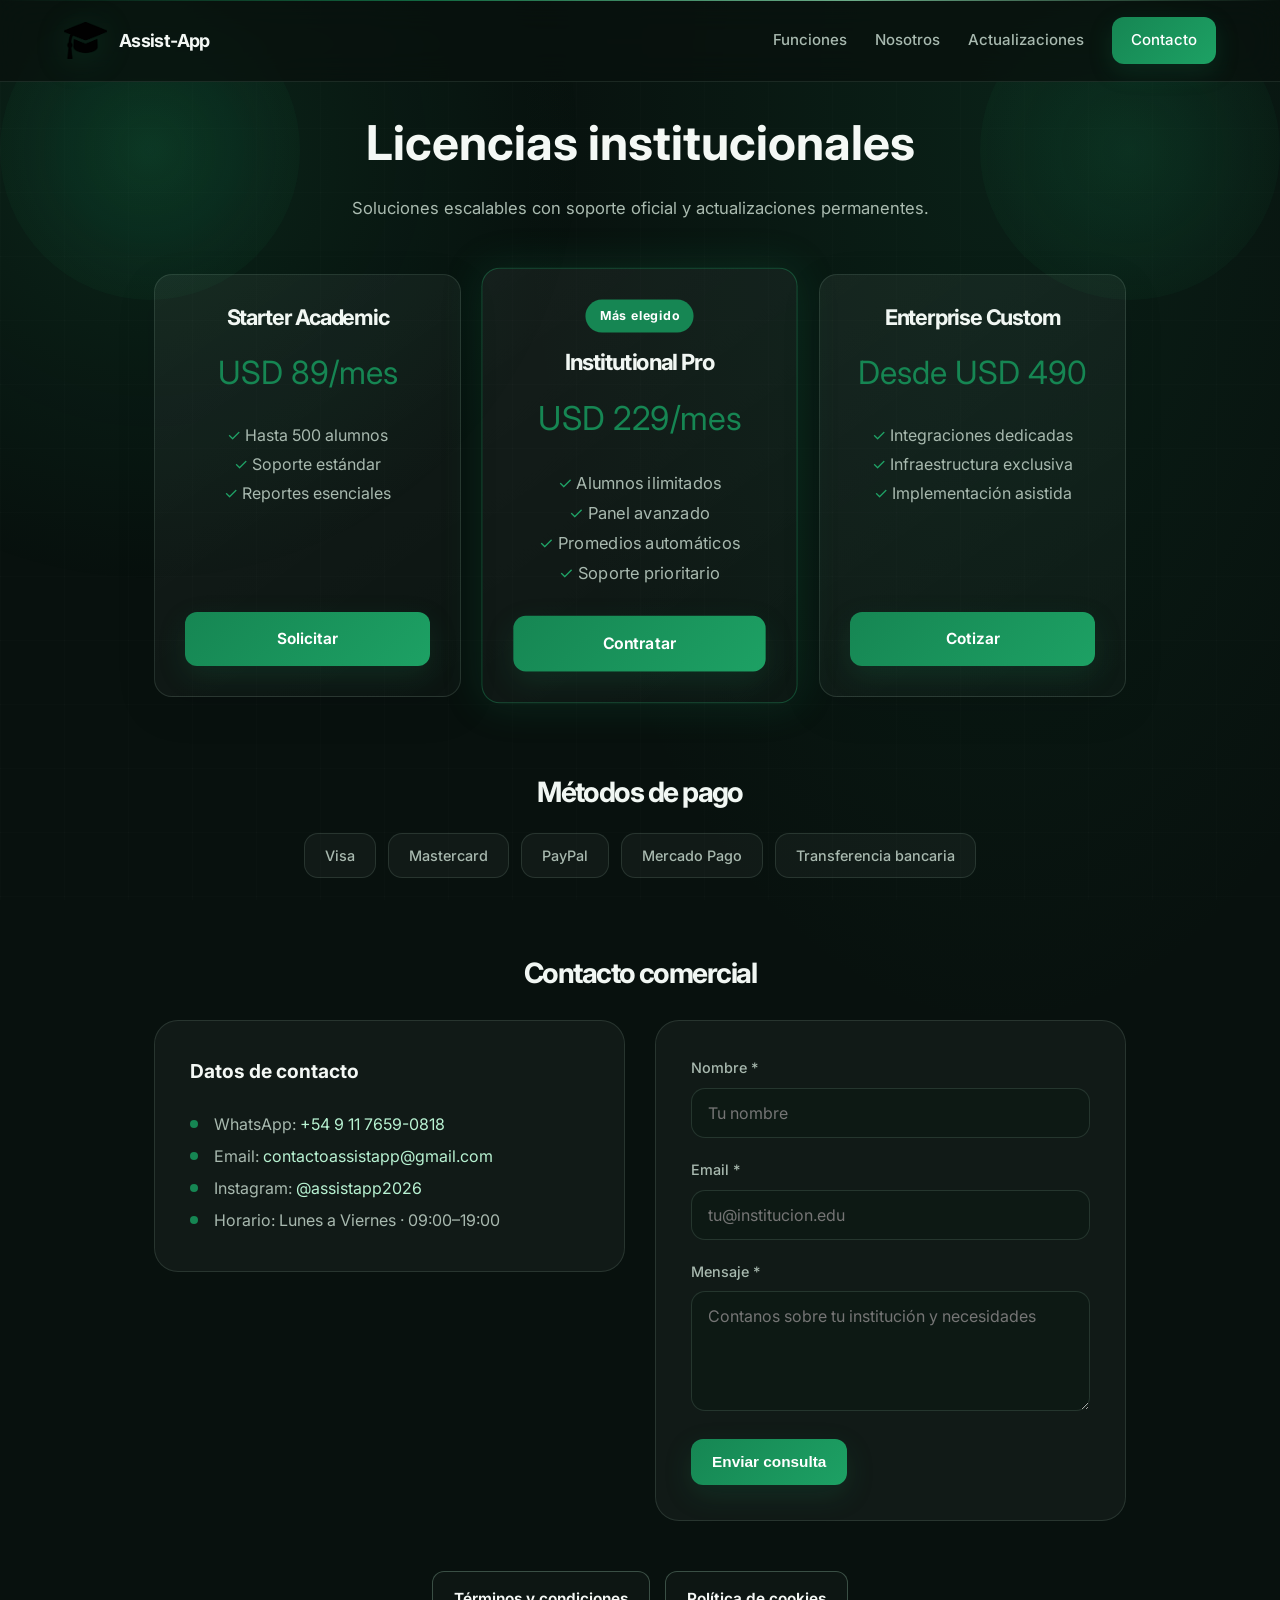
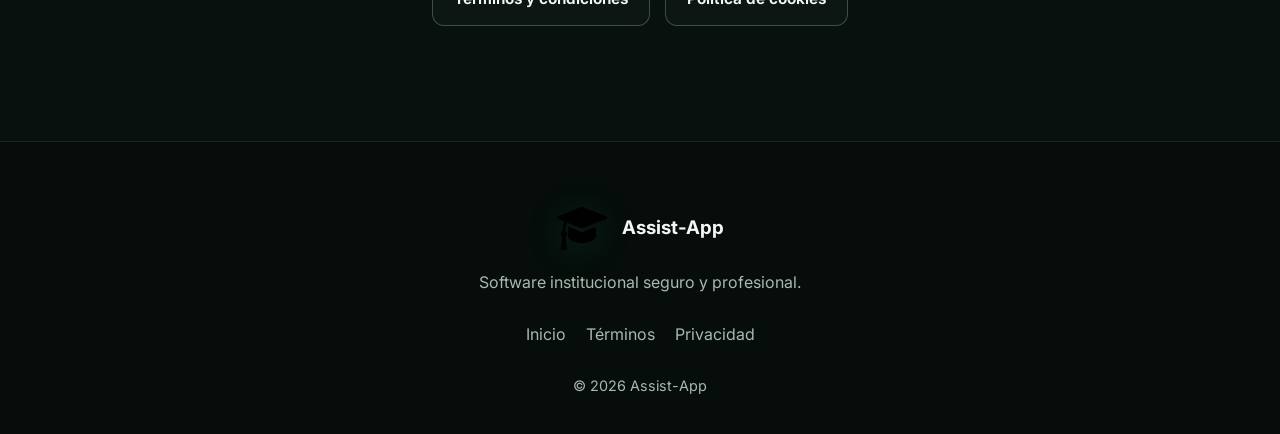
<file: contacto.html>
<!DOCTYPE html>
<html lang="es">
<head>
    <meta charset="UTF-8">
    <meta name="viewport" content="width=device-width, initial-scale=1.0">
    <meta name="description" content="Planes y contacto de Assist-App. Licencias institucionales con soporte oficial y actualizaciones permanentes.">
    <title>Planes y contacto | Assist-App</title>
    <link rel="stylesheet" href="css/style.css">
    <link rel="icon" type="image/png" href="img/favicon.png">
    <link rel="preconnect" href="https://fonts.googleapis.com">
    <link rel="preconnect" href="https://fonts.gstatic.com" crossorigin>
    <link href="https://fonts.googleapis.com/css2?family=Inter:wght@300;400;500;600;700;800&display=swap" rel="stylesheet">
</head>
<body>

    <div class="particles" aria-hidden="true"></div>

    <header class="navbar">
        <a href="index.html" class="brand">
            <img src="img/favicon.png" alt="Logo Assist-App" width="48" height="48">
            <span>Assist-App</span>
        </a>
        <nav class="nav-links" aria-label="Navegación principal">
            <a href="index.html#funciones">Funciones</a>
            <a href="nosotros.html">Nosotros</a>
            <a href="updates.html">Actualizaciones</a>
            <a href="#contacto" class="boton-nav">Contacto</a>
        </nav>
    </header>

    <main>

        <section class="planes-page" id="planes">

            <h1>Licencias institucionales</h1>

            <p class="sub">
                Soluciones escalables con soporte oficial
                y actualizaciones permanentes.
            </p>

            <div class="planes-grid">

                <article class="card card--plan">
                    <h2 class="plan-title">Starter Academic</h2>
                    <p class="plan-price">USD 89/mes</p>
                    <ul class="plan-features">
                        <li>Hasta 500 alumnos</li>
                        <li>Soporte estándar</li>
                        <li>Reportes esenciales</li>
                    </ul>
                    <a href="https://wa.me/5491176590818?text=Hola%2C%20quiero%20el%20plan%20Starter%20Academic" class="boton" target="_blank" rel="noopener noreferrer">
                        Solicitar
                    </a>
                </article>

                <article class="card card--plan premium">
                    <span class="plan-badge">Más elegido</span>
                    <h2 class="plan-title">Institutional Pro</h2>
                    <p class="plan-price">USD 229/mes</p>
                    <ul class="plan-features">
                        <li>Alumnos ilimitados</li>
                        <li>Panel avanzado</li>
                        <li>Promedios automáticos</li>
                        <li>Soporte prioritario</li>
                    </ul>
                    <a href="https://wa.me/5491176590818?text=Hola%2C%20quiero%20el%20plan%20Institutional%20Pro" class="boton" target="_blank" rel="noopener noreferrer">
                        Contratar
                    </a>
                </article>

                <article class="card card--plan">
                    <h2 class="plan-title">Enterprise Custom</h2>
                    <p class="plan-price">Desde USD 490</p>
                    <ul class="plan-features">
                        <li>Integraciones dedicadas</li>
                        <li>Infraestructura exclusiva</li>
                        <li>Implementación asistida</li>
                    </ul>
                    <a href="https://wa.me/5491176590818?text=Hola%2C%20quiero%20cotizar%20Enterprise%20Custom" class="boton" target="_blank" rel="noopener noreferrer">
                        Cotizar
                    </a>
                </article>

            </div>

            <div class="pagos">
                <h2>Métodos de pago</h2>
                <div class="metodos">
                    <span>Visa</span>
                    <span>Mastercard</span>
                    <span>PayPal</span>
                    <span>Mercado Pago</span>
                    <span>Transferencia bancaria</span>
                </div>
            </div>

            <div class="contacto-section" id="contacto">

                <h2>Contacto comercial</h2>

                <div class="contacto-grid">

                    <div class="contacto-info">
                        <h3>Datos de contacto</h3>
                        <ul>
                            <li>
                                WhatsApp:
                                <a href="https://wa.me/5491176590818" target="_blank" rel="noopener noreferrer">
                                    +54 9 11 7659-0818
                                </a>
                            </li>
                            <li>
                                Email:
                                <a href="mailto:contactoassistapp@gmail.com">contactoassistapp@gmail.com</a>
                            </li>
                            <li>
                                Instagram:
                                <a href="https://instagram.com/assistapp2026" target="_blank" rel="noopener noreferrer">
                                    @assistapp2026
                                </a>
                            </li>
                            <li>Horario: Lunes a Viernes · 09:00–19:00</li>
                        </ul>
                    </div>

                    <form class="contacto-form" id="contact-form" novalidate>

                        <div class="form-group">
                            <label for="nombre">Nombre *</label>
                            <input type="text" id="nombre" name="nombre" required autocomplete="name" placeholder="Tu nombre">
                        </div>

                        <div class="form-group">
                            <label for="email">Email *</label>
                            <input type="email" id="email" name="email" required autocomplete="email" placeholder="tu@institucion.edu">
                        </div>

                        <div class="form-group">
                            <label for="mensaje">Mensaje *</label>
                            <textarea id="mensaje" name="mensaje" required placeholder="Contanos sobre tu institución y necesidades"></textarea>
                        </div>

                        <button type="submit" class="boton">Enviar consulta</button>

                    </form>

                </div>

            </div>

            <div class="legal-buttons">
                <a href="terminos.html" class="boton-secundario">Términos y condiciones</a>
                <a href="cookies.html" class="boton-secundario">Política de cookies</a>
            </div>

        </section>

    </main>

    <footer>

        <div class="footer-brand">
            <img src="img/favicon.png" alt="Logo Assist-App" width="50" height="50">
            <h3>Assist-App</h3>
        </div>

        <p>Software institucional seguro y profesional.</p>

        <nav class="footer-links" aria-label="Enlaces del pie de página">
            <a href="index.html">Inicio</a>
            <a href="terminos.html">Términos</a>
            <a href="cookies.html">Privacidad</a>
        </nav>

        <span>© 2026 Assist-App</span>

    </footer>

    <script src="js/main.js" defer></script>

</body>
</html>
</file>
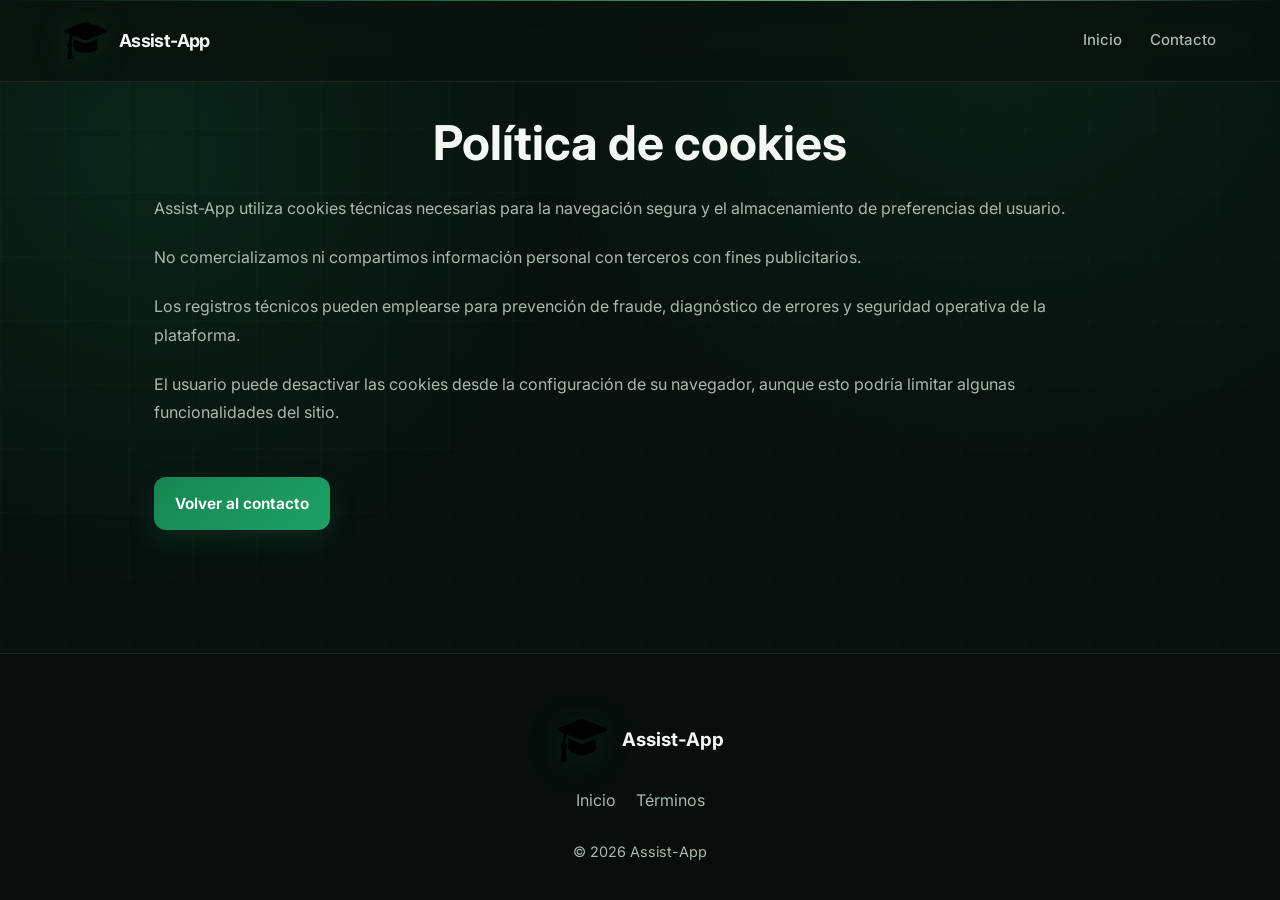
<file: cookies.html>
<!DOCTYPE html>
<html lang="es">
<head>
    <meta charset="UTF-8">
    <meta name="viewport" content="width=device-width, initial-scale=1.0">
    <meta name="description" content="Política de cookies y privacidad de Assist-App.">
    <title>Política de cookies | Assist-App</title>
    <link rel="stylesheet" href="css/style.css">
    <link rel="icon" type="image/png" href="img/favicon.png">
    <link rel="preconnect" href="https://fonts.googleapis.com">
    <link rel="preconnect" href="https://fonts.gstatic.com" crossorigin>
    <link href="https://fonts.googleapis.com/css2?family=Inter:wght@300;400;500;600;700;800&display=swap" rel="stylesheet">
</head>
<body>

    <header class="navbar">
        <a href="index.html" class="brand">
            <img src="img/favicon.png" alt="Logo Assist-App" width="48" height="48">
            <span>Assist-App</span>
        </a>
        <nav class="nav-links" aria-label="Navegación principal">
            <a href="index.html">Inicio</a>
            <a href="contacto.html">Contacto</a>
        </nav>
    </header>

    <main>

        <section class="legal-page">

            <h1>Política de cookies</h1>

            <p>
                Assist-App utiliza cookies técnicas necesarias para la navegación segura
                y el almacenamiento de preferencias del usuario.
            </p>

            <p>
                No comercializamos ni compartimos información personal con terceros
                con fines publicitarios.
            </p>

            <p>
                Los registros técnicos pueden emplearse para prevención de fraude,
                diagnóstico de errores y seguridad operativa de la plataforma.
            </p>

            <p>
                El usuario puede desactivar las cookies desde la configuración de su navegador,
                aunque esto podría limitar algunas funcionalidades del sitio.
            </p>

            <a href="contacto.html" class="boton">Volver al contacto</a>

        </section>

    </main>

    <footer>

        <div class="footer-brand">
            <img src="img/favicon.png" alt="Logo Assist-App" width="50" height="50">
            <h3>Assist-App</h3>
        </div>

        <nav class="footer-links" aria-label="Enlaces del pie de página">
            <a href="index.html">Inicio</a>
            <a href="terminos.html">Términos</a>
        </nav>

        <span>© 2026 Assist-App</span>

    </footer>

    <script src="js/main.js" defer></script>

</body>
</html>
</file>
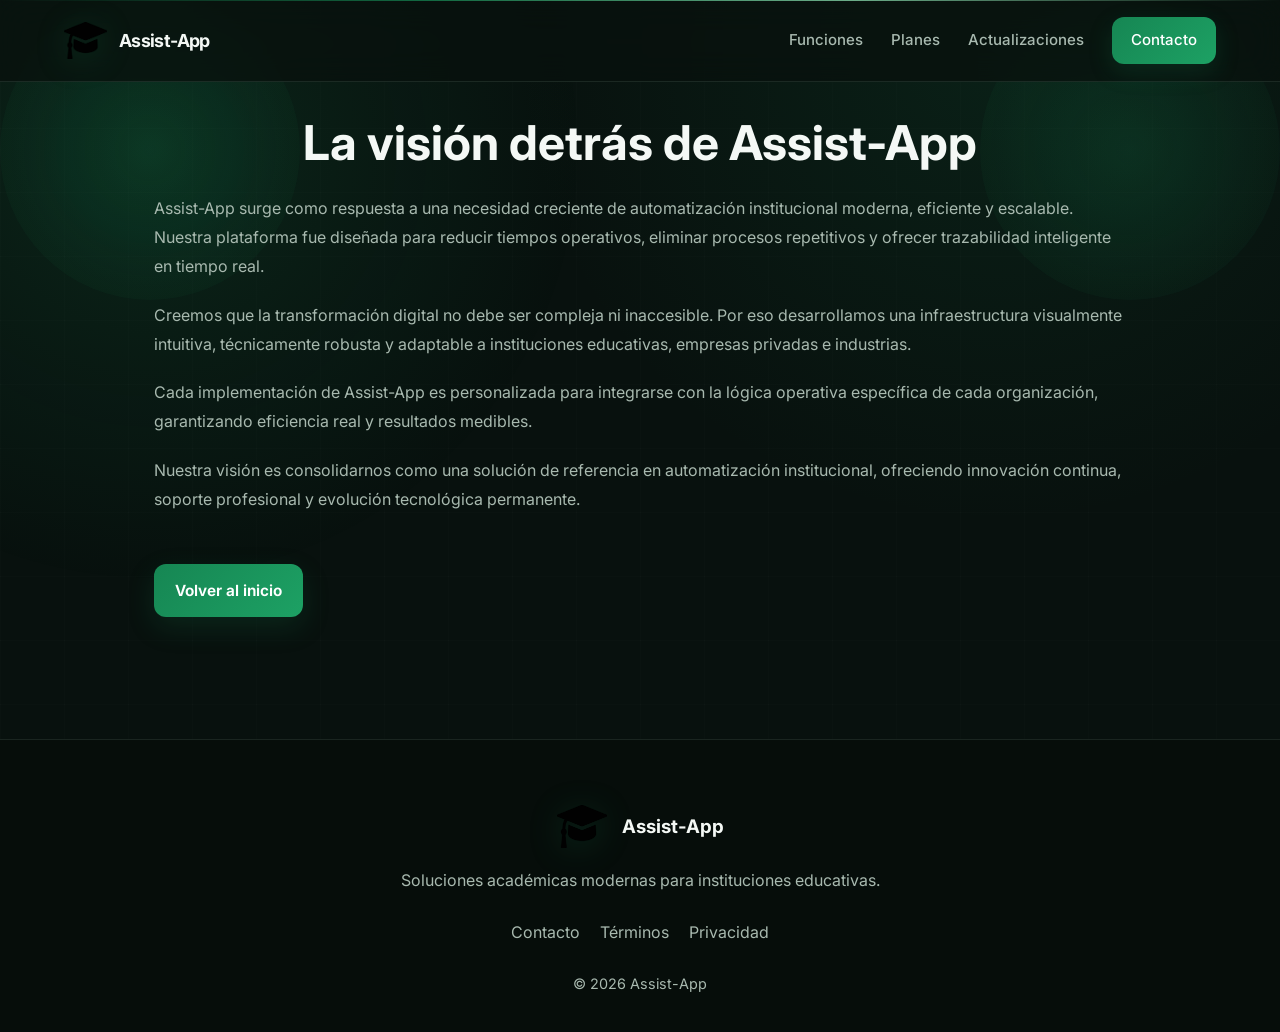
<file: nosotros.html>
<!DOCTYPE html>
<html lang="es">
<head>
    <meta charset="UTF-8">
    <meta name="viewport" content="width=device-width, initial-scale=1.0">
    <meta name="description" content="Conocé la visión y el equipo detrás de Assist-App, la plataforma de gestión académica institucional.">
    <title>Sobre nosotros | Assist-App</title>
    <link rel="stylesheet" href="css/style.css">
    <link rel="icon" type="image/png" href="img/favicon.png">
    <link rel="preconnect" href="https://fonts.googleapis.com">
    <link rel="preconnect" href="https://fonts.gstatic.com" crossorigin>
    <link href="https://fonts.googleapis.com/css2?family=Inter:wght@300;400;500;600;700;800&display=swap" rel="stylesheet">
</head>
<body>

    <div class="particles" aria-hidden="true"></div>

    <header class="navbar">
        <a href="index.html" class="brand">
            <img src="img/favicon.png" alt="Logo Assist-App" width="48" height="48">
            <span>Assist-App</span>
        </a>
        <nav class="nav-links" aria-label="Navegación principal">
            <a href="index.html#funciones">Funciones</a>
            <a href="contacto.html">Planes</a>
            <a href="updates.html">Actualizaciones</a>
            <a href="contacto.html" class="boton-nav">Contacto</a>
        </nav>
    </header>

    <main>

        <section class="legal-page">

            <h1>La visión detrás de Assist-App</h1>

            <p>
                Assist-App surge como respuesta a una necesidad creciente de automatización
                institucional moderna, eficiente y escalable. Nuestra plataforma fue diseñada
                para reducir tiempos operativos, eliminar procesos repetitivos y ofrecer
                trazabilidad inteligente en tiempo real.
            </p>

            <p>
                Creemos que la transformación digital no debe ser compleja ni inaccesible.
                Por eso desarrollamos una infraestructura visualmente intuitiva, técnicamente
                robusta y adaptable a instituciones educativas, empresas privadas e industrias.
            </p>

            <p>
                Cada implementación de Assist-App es personalizada para integrarse con la lógica
                operativa específica de cada organización, garantizando eficiencia real y
                resultados medibles.
            </p>

            <p>
                Nuestra visión es consolidarnos como una solución de referencia en automatización
                institucional, ofreciendo innovación continua, soporte profesional y evolución
                tecnológica permanente.
            </p>

            <a href="index.html" class="boton">Volver al inicio</a>

        </section>

    </main>

    <footer>

        <div class="footer-brand">
            <img src="img/favicon.png" alt="Logo Assist-App" width="50" height="50">
            <h3>Assist-App</h3>
        </div>

        <p>Soluciones académicas modernas para instituciones educativas.</p>

        <nav class="footer-links" aria-label="Enlaces del pie de página">
            <a href="contacto.html">Contacto</a>
            <a href="terminos.html">Términos</a>
            <a href="cookies.html">Privacidad</a>
        </nav>

        <span>© 2026 Assist-App</span>

    </footer>

    <script src="js/main.js" defer></script>

</body>
</html>
</file>
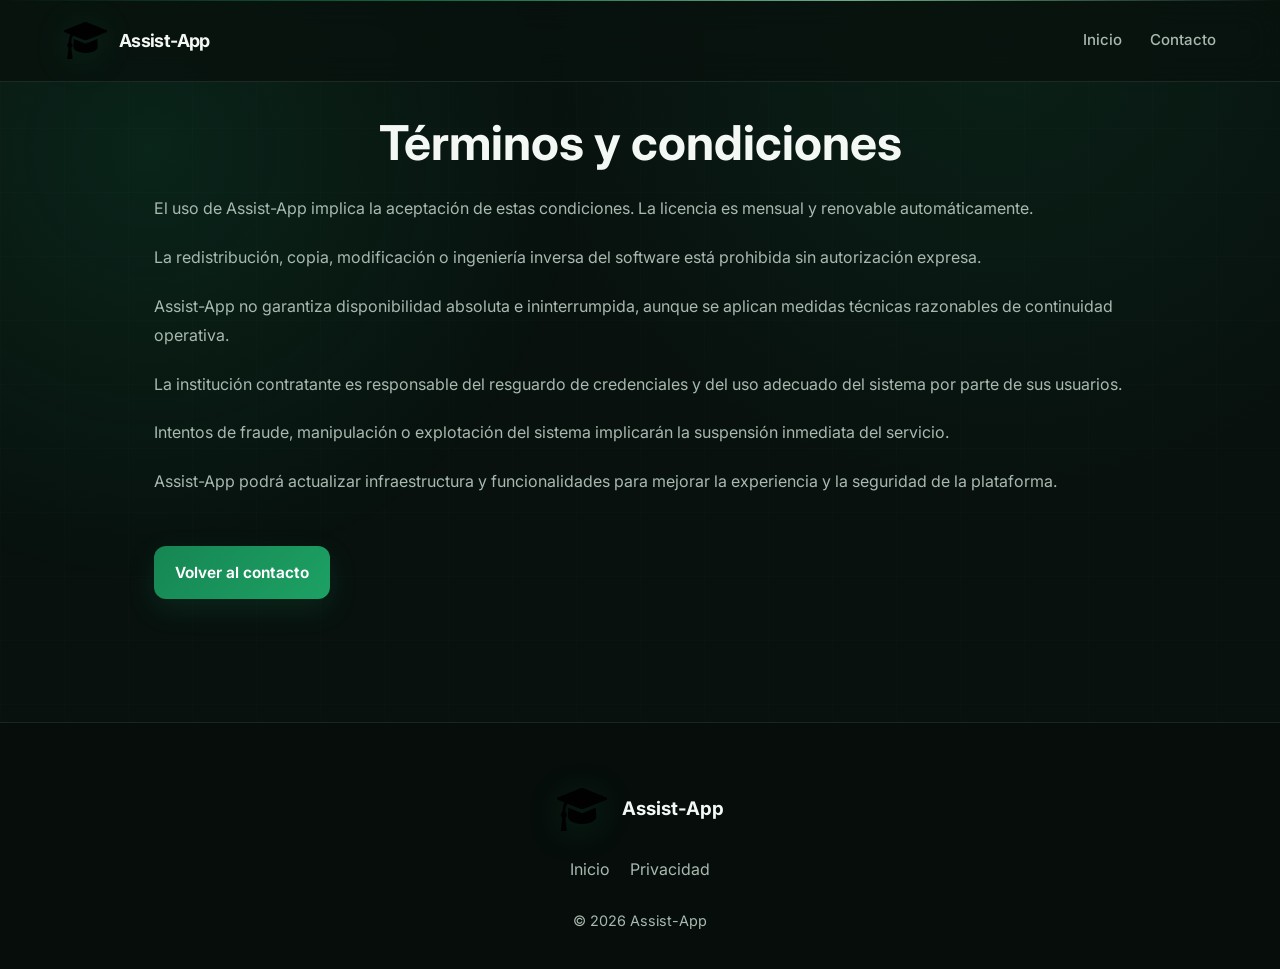
<file: terminos.html>
<!DOCTYPE html>
<html lang="es">
<head>
    <meta charset="UTF-8">
    <meta name="viewport" content="width=device-width, initial-scale=1.0">
    <meta name="description" content="Términos y condiciones de uso de Assist-App.">
    <title>Términos y condiciones | Assist-App</title>
    <link rel="stylesheet" href="css/style.css">
    <link rel="icon" type="image/png" href="img/favicon.png">
    <link rel="preconnect" href="https://fonts.googleapis.com">
    <link rel="preconnect" href="https://fonts.gstatic.com" crossorigin>
    <link href="https://fonts.googleapis.com/css2?family=Inter:wght@300;400;500;600;700;800&display=swap" rel="stylesheet">
</head>
<body>

    <header class="navbar">
        <a href="index.html" class="brand">
            <img src="img/favicon.png" alt="Logo Assist-App" width="48" height="48">
            <span>Assist-App</span>
        </a>
        <nav class="nav-links" aria-label="Navegación principal">
            <a href="index.html">Inicio</a>
            <a href="contacto.html">Contacto</a>
        </nav>
    </header>

    <main>

        <section class="legal-page">

            <h1>Términos y condiciones</h1>

            <p>
                El uso de Assist-App implica la aceptación de estas condiciones.
                La licencia es mensual y renovable automáticamente.
            </p>

            <p>
                La redistribución, copia, modificación o ingeniería inversa del software
                está prohibida sin autorización expresa.
            </p>

            <p>
                Assist-App no garantiza disponibilidad absoluta e ininterrumpida,
                aunque se aplican medidas técnicas razonables de continuidad operativa.
            </p>

            <p>
                La institución contratante es responsable del resguardo de credenciales
                y del uso adecuado del sistema por parte de sus usuarios.
            </p>

            <p>
                Intentos de fraude, manipulación o explotación del sistema implicarán
                la suspensión inmediata del servicio.
            </p>

            <p>
                Assist-App podrá actualizar infraestructura y funcionalidades para
                mejorar la experiencia y la seguridad de la plataforma.
            </p>

            <a href="contacto.html" class="boton">Volver al contacto</a>

        </section>

    </main>

    <footer>

        <div class="footer-brand">
            <img src="img/favicon.png" alt="Logo Assist-App" width="50" height="50">
            <h3>Assist-App</h3>
        </div>

        <nav class="footer-links" aria-label="Enlaces del pie de página">
            <a href="index.html">Inicio</a>
            <a href="cookies.html">Privacidad</a>
        </nav>

        <span>© 2026 Assist-App</span>

    </footer>

    <script src="js/main.js" defer></script>

</body>
</html>
</file>
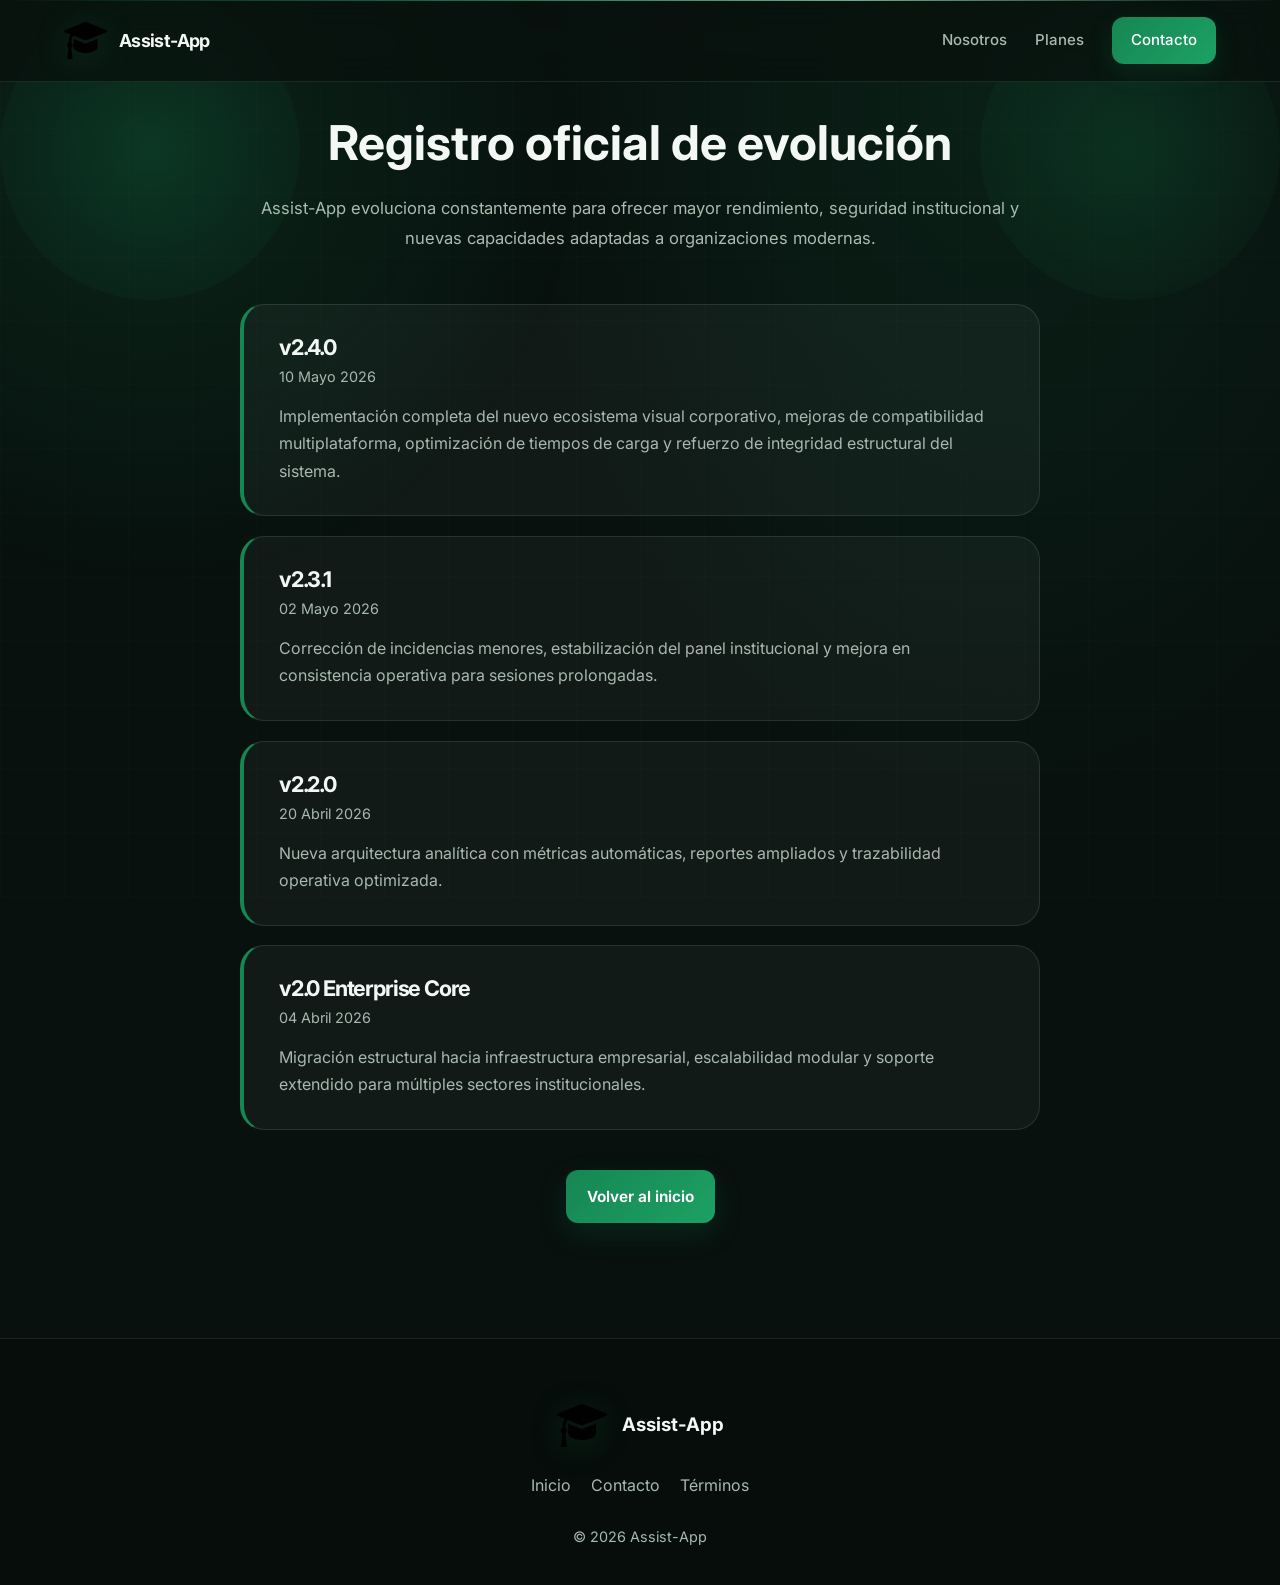
<file: updates.html>
<!DOCTYPE html>
<html lang="es">
<head>
    <meta charset="UTF-8">
    <meta name="viewport" content="width=device-width, initial-scale=1.0">
    <meta name="description" content="Registro oficial de actualizaciones y mejoras de Assist-App.">
    <title>Actualizaciones | Assist-App</title>
    <link rel="stylesheet" href="css/style.css">
    <link rel="icon" type="image/png" href="img/favicon.png">
    <link rel="preconnect" href="https://fonts.googleapis.com">
    <link rel="preconnect" href="https://fonts.gstatic.com" crossorigin>
    <link href="https://fonts.googleapis.com/css2?family=Inter:wght@300;400;500;600;700;800&display=swap" rel="stylesheet">
</head>
<body>

    <div class="particles" aria-hidden="true"></div>

    <header class="navbar">
        <a href="index.html" class="brand">
            <img src="img/favicon.png" alt="Logo Assist-App" width="48" height="48">
            <span>Assist-App</span>
        </a>
        <nav class="nav-links" aria-label="Navegación principal">
            <a href="nosotros.html">Nosotros</a>
            <a href="contacto.html">Planes</a>
            <a href="contacto.html" class="boton-nav">Contacto</a>
        </nav>
    </header>

    <main>

        <section class="planes-page">

            <h1>Registro oficial de evolución</h1>

            <p class="sub">
                Assist-App evoluciona constantemente para ofrecer mayor rendimiento,
                seguridad institucional y nuevas capacidades adaptadas a organizaciones modernas.
            </p>

            <div class="updates-list">

                <article class="update-card">
                    <h2>v2.4.0</h2>
                    <span>10 Mayo 2026</span>
                    <p>
                        Implementación completa del nuevo ecosistema visual corporativo,
                        mejoras de compatibilidad multiplataforma, optimización de tiempos
                        de carga y refuerzo de integridad estructural del sistema.
                    </p>
                </article>

                <article class="update-card">
                    <h2>v2.3.1</h2>
                    <span>02 Mayo 2026</span>
                    <p>
                        Corrección de incidencias menores, estabilización del panel
                        institucional y mejora en consistencia operativa para sesiones prolongadas.
                    </p>
                </article>

                <article class="update-card">
                    <h2>v2.2.0</h2>
                    <span>20 Abril 2026</span>
                    <p>
                        Nueva arquitectura analítica con métricas automáticas,
                        reportes ampliados y trazabilidad operativa optimizada.
                    </p>
                </article>

                <article class="update-card">
                    <h2>v2.0 Enterprise Core</h2>
                    <span>04 Abril 2026</span>
                    <p>
                        Migración estructural hacia infraestructura empresarial,
                        escalabilidad modular y soporte extendido para múltiples sectores institucionales.
                    </p>
                </article>

            </div>

            <a href="index.html" class="boton">Volver al inicio</a>

        </section>

    </main>

    <footer>

        <div class="footer-brand">
            <img src="img/favicon.png" alt="Logo Assist-App" width="50" height="50">
            <h3>Assist-App</h3>
        </div>

        <nav class="footer-links" aria-label="Enlaces del pie de página">
            <a href="index.html">Inicio</a>
            <a href="contacto.html">Contacto</a>
            <a href="terminos.html">Términos</a>
        </nav>

        <span>© 2026 Assist-App</span>

    </footer>

    <script src="js/main.js" defer></script>

</body>
</html>
</file>
<file: css/style.css>
/* ==========================================================================
   Assist-App — Hoja de estilos principal
   ========================================================================== */

/* --------------------------------------------------------------------------
   1. Variables
   -------------------------------------------------------------------------- */

:root {
    /* Colores base */
    --bg: #09090b;
    --surface: #111113;
    --surface-2: #18181b;
    --border: #27272a;
    --border-light: rgba(255, 255, 255, 0.08);
    --border-glass: rgba(255, 255, 255, 0.05);

    /* Texto */
    --text: #fafafa;
    --muted: #a1a1aa;
    --accent-light: #93c5fd;

    /* Marca */
    --primary: #2563eb;
    --primary-hover: #3b82f6;
    --primary-glow: rgba(37, 99, 235, 0.15);
    --primary-glow-strong: rgba(37, 99, 235, 0.4);
    --primary-glow-light: rgba(59, 130, 246, 0.08);

    /* Efectos */
    --shadow: 0 20px 60px rgba(0, 0, 0, 0.45);
    --shadow-primary: 0 25px 60px rgba(37, 99, 235, 0.15);
    --shadow-hover: 0 0 0 1px rgba(37, 99, 235, 0.15), var(--shadow-primary);
    --blur-glass: blur(16px);
    --transition-fast: 0.3s ease;
    --transition-smooth: 0.35s ease;
    --radius-sm: 14px;
    --radius-md: 18px;
    --radius-lg: 22px;
    --radius-xl: 24px;
}

/* --------------------------------------------------------------------------
   2. Reset y base
   -------------------------------------------------------------------------- */

*,
*::before,
*::after {
    margin: 0;
    padding: 0;
    box-sizing: border-box;
}

html {
    scroll-behavior: smooth;
}

body {
    font-family: 'Inter', sans-serif;
    color: var(--text);
    background-color: var(--bg);
    overflow-x: hidden;
    position: relative;
}

/* Cuadrícula de fondo */
body::before {
    content: "";
    position: fixed;
    inset: 0;
    background-image:
        linear-gradient(rgba(255, 255, 255, 0.03) 1px, transparent 1px),
        linear-gradient(90deg, rgba(255, 255, 255, 0.03) 1px, transparent 1px);
    background-size: 50px 50px;
    z-index: -8;
    pointer-events: none;
}

/* Gradientes + aurora animada */
body::after {
    content: "";
    position: fixed;
    width: 900px;
    height: 900px;
    top: -300px;
    left: -300px;
    background:
        radial-gradient(circle, var(--primary-glow), transparent 70%),
        radial-gradient(circle at top center, var(--primary-glow), transparent 40%),
        radial-gradient(circle at bottom right, var(--primary-glow-light), transparent 35%);
    animation: aurora 12s infinite alternate;
    z-index: -9;
    pointer-events: none;
}

/* --------------------------------------------------------------------------
   3. Capas de fondo y efectos globales
   -------------------------------------------------------------------------- */

.particles {
    position: fixed;
    inset: 0;
    pointer-events: none;
    z-index: -2;
    overflow: hidden;
}

.particles::before,
.particles::after {
    content: "";
    position: absolute;
    width: 300px;
    height: 300px;
    border-radius: 50%;
    background: radial-gradient(circle, var(--primary-glow), transparent);
    animation: floatParticle 15s infinite linear;
}

.particles::after {
    right: 0;
    animation-duration: 20s;
}

.cursor-glow {
    position: fixed;
    width: 500px;
    height: 500px;
    border-radius: 50%;
    pointer-events: none;
    background: radial-gradient(circle, var(--primary-glow), transparent 70%);
    transform: translate(-50%, -50%);
    z-index: -1;
    will-change: transform;
}

.scroll-progress {
    position: fixed;
    top: 0;
    left: 0;
    height: 3px;
    width: 0;
    background: var(--primary);
    z-index: 999999;
}

.contenedor-video {
    position: fixed;
    inset: 0;
    z-index: -10;
    overflow: hidden;
}

.video-fondo {
    width: 100%;
    height: 100%;
    object-fit: cover;
}

.overlay {
    position: fixed;
    inset: 0;
    background: rgba(0, 0, 0, 0.65);
    z-index: -9;
    pointer-events: none;
}

/* --------------------------------------------------------------------------
   4. Animaciones de scroll (reveal)
   -------------------------------------------------------------------------- */

.reveal {
    opacity: 0;
    transform: translateY(50px);
    transition: opacity 0.8s ease, transform 0.8s ease;
    will-change: opacity, transform;
}

.reveal.active {
    opacity: 1;
    transform: translateY(0);
}

/* --------------------------------------------------------------------------
   5. Navbar
   -------------------------------------------------------------------------- */

.navbar {
    position: fixed;
    top: 0;
    left: 0;
    width: 100%;
    height: 90px;
    display: flex;
    align-items: center;
    justify-content: space-between;
    padding: 0 8%;
    z-index: 999;
    backdrop-filter: var(--blur-glass);
    background: rgba(9, 9, 11, 0.7);
    border-bottom: 1px solid rgba(255, 255, 255, 0.06);
    transition:
        height var(--transition-fast),
        background var(--transition-fast),
        box-shadow var(--transition-fast);
}

.navbar::before {
    content: "";
    position: absolute;
    top: 0;
    left: 0;
    width: 100%;
    height: 1px;
    background: linear-gradient(90deg, transparent, var(--primary-hover), transparent);
}

.navbar.scrolled {
    height: 75px;
    background: rgba(9, 9, 11, 0.9);
    box-shadow: 0 10px 40px rgba(0, 0, 0, 0.3);
}

.brand {
    display: flex;
    align-items: center;
    gap: 15px;
    text-decoration: none;
    color: inherit;
    transition: opacity var(--transition-fast);
}

.brand:hover {
    opacity: 0.85;
}

.brand img {
    width: 48px;
    height: auto;
}

.brand span {
    font-size: 1.2rem;
    font-weight: 700;
}

.nav-links {
    display: flex;
    align-items: center;
    gap: 25px;
}

.nav-links a {
    text-decoration: none;
    color: var(--muted);
    transition: color var(--transition-fast);
}

.nav-links a:hover {
    color: var(--text);
}

/* --------------------------------------------------------------------------
   6. Botones
   -------------------------------------------------------------------------- */

.boton,
.boton-nav,
.boton-secundario {
    display: inline-block;
    text-decoration: none;
    border-radius: var(--radius-sm);
    padding: 14px 28px;
    font-weight: 600;
    transition:
        background var(--transition-fast),
        transform var(--transition-fast),
        border-color var(--transition-fast);
}

.boton,
.boton-nav {
    background: var(--primary);
    color: white;
    border: none;
}

.boton {
    position: relative;
    overflow: hidden;
}

.boton::before {
    content: "";
    position: absolute;
    top: 0;
    left: -100%;
    width: 100%;
    height: 100%;
    background: linear-gradient(90deg, transparent, rgba(255, 255, 255, 0.3), transparent);
    transition: left 0.6s ease;
}

.boton:hover::before {
    left: 100%;
}

.boton-nav:hover {
    background: var(--primary-hover);
    transform: translateY(-3px);
}

.boton-secundario {
    border: 1px solid var(--border);
    color: white;
    background: transparent;
}

.boton-secundario:hover {
    background: rgba(255, 255, 255, 0.05);
    border-color: var(--muted);
}

/* --------------------------------------------------------------------------
   7. Hero
   -------------------------------------------------------------------------- */

.hero {
    min-height: 100vh;
    position: relative;
    display: grid;
    grid-template-columns: 1fr 1fr;
    align-items: center;
    gap: 80px;
    padding: 140px 10% 100px;
}

.hero::before {
    content: "";
    position: absolute;
    width: 700px;
    height: 700px;
    border-radius: 50%;
    background: radial-gradient(circle, var(--primary-glow), transparent 70%);
    top: -250px;
    right: -200px;
    z-index: -1;
    pointer-events: none;
}

.hero-left {
    max-width: 650px;
}

.badge {
    display: inline-block;
    background: var(--primary-glow);
    border: 1px solid rgba(37, 99, 235, 0.25);
    color: var(--accent-light);
    padding: 10px 16px;
    border-radius: 999px;
    margin-bottom: 25px;
    font-size: 0.9rem;
    font-weight: 500;
}

.hero-left h1 {
    font-size: clamp(2.5rem, 5vw, 4.8rem);
    line-height: 1.05;
    margin-bottom: 25px;
    background: linear-gradient(90deg, #ffffff, #60a5fa);
    -webkit-background-clip: text;
    background-clip: text;
    -webkit-text-fill-color: transparent;
    animation: glowText 4s ease infinite;
}

.hero-left p {
    font-size: 1.2rem;
    line-height: 1.8;
    color: var(--muted);
    margin-bottom: 35px;
}

.hero-buttons {
    display: flex;
    gap: 15px;
    flex-wrap: wrap;
}

.hero-stats {
    display: flex;
    gap: 40px;
    margin-top: 50px;
}

.hero-stats strong {
    display: block;
    font-size: 1.8rem;
    color: var(--primary);
}

.hero-stats span {
    color: var(--muted);
    font-size: 0.95rem;
}

/* --------------------------------------------------------------------------
   8. Dashboard preview
   -------------------------------------------------------------------------- */

.dashboard-preview {
    background: rgba(255, 255, 255, 0.04);
    border: 1px solid var(--border-light);
    border-radius: var(--radius-xl);
    padding: 25px;
    backdrop-filter: blur(10px);
    box-shadow: var(--shadow);
    animation: float 6s ease-in-out infinite;
    will-change: transform;
}

.dashboard-navbar {
    padding-bottom: 20px;
    margin-bottom: 20px;
    border-bottom: 1px solid var(--border-light);
    font-weight: 600;
}

.dots {
    display: flex;
    gap: 8px;
    margin-bottom: 15px;
}

.dots span {
    width: 12px;
    height: 12px;
    border-radius: 50%;
}

.dots span:nth-child(1) { background: #ef4444; }
.dots span:nth-child(2) { background: #f59e0b; }
.dots span:nth-child(3) { background: #22c55e; }

.dashboard-content {
    display: grid;
    grid-template-columns: 1fr 1fr;
    gap: 15px;
}

.dashboard-card {
    padding: 25px;
    border-radius: var(--radius-md);
    background: rgba(255, 255, 255, 0.04);
    border: 1px solid var(--border-glass);
    transition: transform var(--transition-fast), border-color var(--transition-fast);
}

.dashboard-card:hover {
    transform: scale(1.05);
    border-color: var(--primary-glow-strong);
}

.dashboard-card h3 {
    color: var(--primary);
    font-size: 2rem;
    margin-bottom: 6px;
}

.dashboard-card > span {
    color: var(--muted);
    font-size: 0.9rem;
}

.mini-chart {
    display: flex;
    align-items: flex-end;
    gap: 6px;
    height: 80px;
    margin-top: 15px;
}

.mini-chart span {
    flex: 1;
    background: linear-gradient(to top, var(--primary), #60a5fa);
    border-radius: 10px;
    animation: bars 2s infinite alternate;
}

.mini-chart span:nth-child(1) { height: 30%; }
.mini-chart span:nth-child(2) { height: 70%; }
.mini-chart span:nth-child(3) { height: 50%; }
.mini-chart span:nth-child(4) { height: 90%; }
.mini-chart span:nth-child(5) { height: 60%; }

/* --------------------------------------------------------------------------
   9. Secciones generales
   -------------------------------------------------------------------------- */

section {
    padding: 120px 10%;
}

h2 {
    font-size: clamp(2rem, 4vw, 3rem);
    text-align: center;
    margin-bottom: 20px;
}

.sub {
    text-align: center;
    color: var(--muted);
    max-width: 800px;
    margin: 0 auto 60px;
    line-height: 1.7;
}

/* --------------------------------------------------------------------------
   10. Tarjetas interactivas (base compartida)
   -------------------------------------------------------------------------- */

.card,
.stat,
.metric,
.step,
.showcase-card,
.faq-item {
    position: relative;
    overflow: hidden;
    cursor: pointer;
    --mouse-x: 50%;
    --mouse-y: 50%;
}

.card,
.stat,
.showcase-card {
    width: 320px;
    padding: 35px;
    border-radius: var(--radius-lg);
    background: rgba(255, 255, 255, 0.04);
    border: 1px solid var(--border-light);
    transition:
        transform var(--transition-fast),
        box-shadow var(--transition-fast),
        border-color var(--transition-fast);
}

.cards,
.estadisticas,
.showcase-box,
.metrics {
    display: flex;
    justify-content: center;
    flex-wrap: wrap;
    gap: 25px;
}

/* Borde animado al hover */
.card::before,
.stat::before,
.metric::before,
.step::before,
.showcase-card::before,
.faq-item::before {
    content: "";
    position: absolute;
    inset: -2px;
    background: linear-gradient(45deg, transparent, rgba(37, 99, 235, 0.25), transparent);
    opacity: 0;
    transition: opacity 0.4s ease;
    animation: borderMove 6s linear infinite;
    pointer-events: none;
}

/* Brillo que sigue el cursor */
.card::after,
.stat::after,
.metric::after,
.step::after,
.showcase-card::after {
    content: "";
    position: absolute;
    width: 250px;
    height: 250px;
    border-radius: 50%;
    background: radial-gradient(circle, rgba(255, 255, 255, 0.18), transparent 70%);
    left: var(--mouse-x);
    top: var(--mouse-y);
    transform: translate(-50%, -50%);
    opacity: 0;
    transition: opacity 0.25s ease;
    pointer-events: none;
}

.card:hover,
.stat:hover,
.metric:hover,
.step:hover,
.showcase-card:hover,
.faq-item:hover {
    box-shadow: var(--shadow-hover);
}

.card:hover::before,
.stat:hover::before,
.metric:hover::before,
.step:hover::before,
.showcase-card:hover::before,
.faq-item:hover::before,
.card:hover::after,
.stat:hover::after,
.metric:hover::after,
.step:hover::after,
.showcase-card:hover::after {
    opacity: 1;
}

.card:hover,
.stat:hover {
    transform: translateY(-8px);
}

/* --------------------------------------------------------------------------
   11. Funciones (cards)
   -------------------------------------------------------------------------- */

.card h3,
.showcase-card h3,
.step h3,
.faq-item h3,
.faq-btn {
    margin-bottom: 10px;
    font-size: 1.15rem;
}

.card p,
.showcase-card p,
.step p {
    color: var(--muted);
    line-height: 1.6;
}

/* --------------------------------------------------------------------------
   12. Steps
   -------------------------------------------------------------------------- */

.steps-grid {
    display: grid;
    grid-template-columns: repeat(3, 1fr);
    gap: 30px;
    margin-top: 60px;
}

.step {
    padding: 35px;
    border-radius: var(--radius-xl);
    background: rgba(255, 255, 255, 0.04);
    border: 1px solid var(--border-light);
    border-top: 4px solid var(--primary);
    transition:
        transform var(--transition-smooth),
        border-color var(--transition-smooth),
        box-shadow var(--transition-smooth);
}

.step:hover {
    transform: translateY(-10px);
    border-color: var(--primary-glow-strong);
}

.step > span {
    display: block;
    font-size: 3rem;
    font-weight: 800;
    color: rgba(37, 99, 235, 0.35);
    margin-bottom: 15px;
    line-height: 1;
}

/* --------------------------------------------------------------------------
   13. Showcase
   -------------------------------------------------------------------------- */

.showcase-card {
    border-radius: var(--radius-xl);
    transition: transform var(--transition-smooth), border-color var(--transition-smooth), box-shadow var(--transition-smooth);
}

.showcase-card:hover {
    transform: translateY(-10px);
    border-color: var(--primary-glow-strong);
}

.showcase-card h3 {
    margin-bottom: 15px;
}

/* --------------------------------------------------------------------------
   14. Estadísticas y métricas
   -------------------------------------------------------------------------- */

.stat h3 {
    font-size: 3rem;
    color: var(--primary);
    margin-bottom: 10px;
}

.stat span {
    color: var(--muted);
}

.metric {
    width: 320px;
    text-align: center;
    padding: 40px;
    border-radius: var(--radius-xl);
    background: rgba(255, 255, 255, 0.04);
    border: 1px solid var(--border-light);
    transition: transform var(--transition-smooth), box-shadow var(--transition-smooth);
}

.metric:hover {
    transform: translateY(-10px);
}

.metric h3 {
    font-size: 3rem;
    color: var(--primary);
    margin-bottom: 10px;
}

.metric p {
    color: var(--muted);
}

/* --------------------------------------------------------------------------
   15. FAQ
   -------------------------------------------------------------------------- */

.faq {
    max-width: 1000px;
    margin: 0 auto;
}

.faq-item {
    padding: 30px;
    margin-bottom: 20px;
    border-radius: 20px;
    background: rgba(255, 255, 255, 0.04);
    border: 1px solid var(--border-light);
    transition: border-color var(--transition-smooth), transform var(--transition-smooth);
    cursor: default;
}

.faq-item:hover {
    border-color: var(--primary-glow-strong);
    transform: translateX(10px);
}

.faq-btn {
    display: block;
    width: 100%;
    background: none;
    border: none;
    color: var(--text);
    font-family: inherit;
    font-size: 1.15rem;
    font-weight: 600;
    text-align: left;
    cursor: pointer;
    padding: 0;
    position: relative;
    padding-right: 30px;
}

.faq-btn::after {
    content: "+";
    position: absolute;
    right: 0;
    top: 50%;
    transform: translateY(-50%);
    font-size: 1.5rem;
    color: var(--primary);
    transition: transform var(--transition-fast);
}

.faq-item.active .faq-btn::after {
    transform: translateY(-50%) rotate(45deg);
}

.faq-content {
    max-height: 0;
    overflow: hidden;
    color: var(--muted);
    line-height: 1.7;
    transition: max-height 0.4s ease, margin-top 0.4s ease;
}

.faq-item.active .faq-content {
    max-height: 200px;
    margin-top: 12px;
}

/* --------------------------------------------------------------------------
   16. CTA
   -------------------------------------------------------------------------- */

.cta {
    text-align: center;
    position: relative;
    border: 1px solid var(--border-light);
    background: linear-gradient(135deg, var(--primary-glow), var(--primary-glow-light));
    border-radius: 40px;
    margin: 0 10%;
    box-shadow: 0 0 80px var(--primary-glow);
}

.cta::before {
    content: "";
    position: absolute;
    width: 500px;
    height: 500px;
    background: var(--primary-glow);
    border-radius: 50%;
    filter: blur(120px);
    left: 50%;
    top: 50%;
    transform: translate(-50%, -50%);
    z-index: -1;
    pointer-events: none;
}

.cta p {
    color: var(--muted);
    margin-bottom: 30px;
    max-width: 600px;
    margin-inline: auto;
    line-height: 1.7;
}

/* --------------------------------------------------------------------------
   17. Panel modal
   -------------------------------------------------------------------------- */

.panel {
    display: none;
    position: fixed;
    inset: 0;
    background: rgba(0, 0, 0, 0.9);
    backdrop-filter: blur(10px);
    justify-content: center;
    align-items: center;
    z-index: 99999;
    animation: fadePanel 0.3s ease forwards;
}

.panel-contenido {
    width: 90%;
    max-width: 900px;
    background: var(--surface);
    padding: 30px;
    border-radius: var(--radius-xl);
    border: 1px solid var(--border);
}

.panel-contenido img {
    width: 100%;
    max-height: 400px;
    object-fit: cover;
    border-radius: var(--radius-md);
    margin-bottom: 25px;
}

.cerrar {
    background: none;
    border: none;
    color: white;
    cursor: pointer;
    margin-bottom: 20px;
    font-size: 1rem;
    font-family: inherit;
    transition: color var(--transition-fast);
}

.cerrar:hover {
    color: var(--accent-light);
}

/* --------------------------------------------------------------------------
   18. Footer
   -------------------------------------------------------------------------- */

footer {
    padding: 80px 10%;
    text-align: center;
    border-top: 1px solid var(--border-light);
}

footer p {
    color: var(--muted);
    line-height: 1.6;
}

.footer-brand {
    display: flex;
    justify-content: center;
    align-items: center;
    gap: 15px;
    margin-bottom: 20px;
}

.footer-brand img {
    width: 50px;
    height: auto;
}

.footer-links {
    display: flex;
    justify-content: center;
    flex-wrap: wrap;
    gap: 20px;
    margin: 25px 0;
}

.footer-links a {
    text-decoration: none;
    color: var(--muted);
    transition: color var(--transition-fast);
}

.footer-links a:hover {
    color: var(--text);
}

footer > span {
    color: var(--muted);
    font-size: 0.9rem;
}

/* --------------------------------------------------------------------------
   19. Keyframes
   -------------------------------------------------------------------------- */

@keyframes float {
    0%, 100% { transform: translateY(0); }
    50%      { transform: translateY(-12px); }
}

@keyframes fadePanel {
    from { opacity: 0; }
    to   { opacity: 1; }
}

@keyframes glowText {
    0%, 100% { filter: drop-shadow(0 0 10px rgba(59, 130, 246, 0.2)); }
    50%      { filter: drop-shadow(0 0 25px rgba(59, 130, 246, 0.6)); }
}

@keyframes bars {
    from { filter: brightness(1); }
    to   { filter: brightness(1.3); }
}

@keyframes floatParticle {
    from { transform: translateY(100vh); }
    to   { transform: translateY(-200px); }
}

@keyframes aurora {
    0%   { transform: translate(0, 0) scale(1); }
    100% { transform: translate(80px, 60px) scale(1.1); }
}

@keyframes borderMove {
    0%   { transform: translateX(-100%); }
    100% { transform: translateX(100%); }
}

/* --------------------------------------------------------------------------
   20. Accesibilidad
   -------------------------------------------------------------------------- */

@media (prefers-reduced-motion: reduce) {
    *,
    *::before,
    *::after {
        animation-duration: 0.01ms !important;
        animation-iteration-count: 1 !important;
        transition-duration: 0.01ms !important;
    }

    html {
        scroll-behavior: auto;
    }

    .reveal {
        opacity: 1;
        transform: none;
    }
}

.boton:focus-visible,
.boton-nav:focus-visible,
.boton-secundario:focus-visible,
.nav-links a:focus-visible,
.faq-btn:focus-visible,
.cerrar:focus-visible,
.footer-links a:focus-visible,
.form-group input:focus-visible,
.form-group textarea:focus-visible {
    outline: 2px solid var(--primary-hover);
    outline-offset: 3px;
}

/* --------------------------------------------------------------------------
   21. Responsive
   -------------------------------------------------------------------------- */

@media (max-width: 900px) {
    .navbar {
        flex-direction: column;
        height: auto;
        padding: 20px;
        gap: 15px;
    }

    .navbar.scrolled {
        height: auto;
    }

    .nav-links {
        flex-wrap: wrap;
        justify-content: center;
    }

    .hero {
        grid-template-columns: 1fr;
        text-align: center;
        padding: 160px 5% 60px;
        gap: 40px;
    }

    .hero-left {
        margin: 0 auto;
    }

    .hero-buttons,
    .hero-stats {
        justify-content: center;
    }

    .hero-stats {
        flex-wrap: wrap;
        gap: 24px;
    }

    .dashboard-content,
    .steps-grid {
        grid-template-columns: 1fr;
    }

    .card,
    .stat,
    .metric,
    .showcase-card {
        width: 100%;
    }

    .cta {
        margin: 0 5%;
        border-radius: 28px;
    }

    section {
        padding: 80px 5%;
    }

    .legal-page,
    .planes-page {
        padding-top: 120px;
    }

    .contacto-grid {
        grid-template-columns: 1fr;
    }

    .card--plan.premium {
        transform: none;
    }

    .card--plan {
        width: 100%;
    }
}

/* --------------------------------------------------------------------------
   22. Páginas secundarias
   -------------------------------------------------------------------------- */

.legal-page,
.planes-page {
    padding: 140px 10% 100px;
    max-width: 1100px;
    margin: 0 auto;
}

.legal-page h1,
.planes-page > h1 {
    font-size: clamp(2rem, 4vw, 3rem);
    text-align: center;
    margin-bottom: 24px;
    line-height: 1.15;
}

.legal-page p {
    color: var(--muted);
    line-height: 1.8;
    margin-bottom: 20px;
}

.planes-page > .sub {
    text-align: center;
    max-width: 800px;
    margin: 0 auto 20px;
}

.legal-page p + .boton,
.planes-page > .boton {
    display: inline-block;
    margin-top: 30px;
}

.legal-page .boton,
.planes-page > .boton {
    display: table;
    margin: 40px auto 0;
}

/* Planes y precios */

.planes-grid {
    display: flex;
    justify-content: center;
    flex-wrap: wrap;
    gap: 25px;
    margin-top: 50px;
}

.card--plan {
    width: 320px;
    display: flex;
    flex-direction: column;
    gap: 12px;
    cursor: default;
    text-align: center;
}

.card--plan .plan-badge {
    display: inline-block;
    align-self: center;
    background: var(--primary);
    color: white;
    font-size: 0.75rem;
    font-weight: 700;
    letter-spacing: 0.05em;
    padding: 6px 14px;
    border-radius: 999px;
    margin-bottom: 4px;
}

.card--plan.premium {
    border-color: var(--primary-glow-strong);
    box-shadow: 0 0 40px var(--primary-glow);
    transform: scale(1.03);
}

.card--plan .plan-title {
    font-size: 1.35rem;
    margin-bottom: 4px;
}

.card--plan .plan-price {
    font-size: 2rem;
    color: var(--primary);
    margin-bottom: 8px;
}

.card--plan .plan-features {
    list-style: none;
    color: var(--muted);
    line-height: 1.8;
    flex: 1;
    margin-bottom: 16px;
}

.card--plan .plan-features li::before {
    content: "✓ ";
    color: var(--primary-hover);
}

.card--plan .boton {
    margin-top: auto;
    width: 100%;
    text-align: center;
}

/* Pagos */

.pagos {
    margin-top: 80px;
    text-align: center;
}

.pagos h2 {
    font-size: 1.75rem;
    margin-bottom: 24px;
}

.metodos {
    display: flex;
    justify-content: center;
    flex-wrap: wrap;
    gap: 12px;
}

.metodos span {
    padding: 10px 20px;
    border-radius: var(--radius-sm);
    background: rgba(255, 255, 255, 0.04);
    border: 1px solid var(--border-light);
    color: var(--muted);
    font-size: 0.9rem;
    font-weight: 500;
}

/* Contacto */

.contacto-section {
    margin-top: 80px;
}

.contacto-section > h2 {
    font-size: 1.75rem;
    margin-bottom: 30px;
}

.contacto-grid {
    display: grid;
    grid-template-columns: 1fr 1fr;
    gap: 30px;
    align-items: start;
}

.contacto-info {
    padding: 35px;
    border-radius: var(--radius-xl);
    background: rgba(255, 255, 255, 0.04);
    border: 1px solid var(--border-light);
}

.contacto-info h3 {
    margin-bottom: 20px;
    font-size: 1.2rem;
}

.contacto-info ul {
    list-style: none;
}

.contacto-info li {
    color: var(--muted);
    line-height: 2;
    padding-left: 24px;
    position: relative;
}

.contacto-info li::before {
    content: "";
    position: absolute;
    left: 0;
    top: 0.75em;
    width: 8px;
    height: 8px;
    border-radius: 50%;
    background: var(--primary);
}

.contacto-info a {
    color: var(--accent-light);
    text-decoration: none;
    transition: color var(--transition-fast);
}

.contacto-info a:hover {
    color: var(--text);
}

.contacto-form {
    padding: 35px;
    border-radius: var(--radius-xl);
    background: rgba(255, 255, 255, 0.04);
    border: 1px solid var(--border-light);
}

.form-group {
    margin-bottom: 20px;
}

.form-group label {
    display: block;
    margin-bottom: 8px;
    font-size: 0.9rem;
    font-weight: 500;
    color: var(--muted);
}

.form-group input,
.form-group textarea {
    width: 100%;
    padding: 14px 16px;
    border-radius: var(--radius-sm);
    border: 1px solid var(--border);
    background: var(--surface);
    color: var(--text);
    font-family: inherit;
    font-size: 1rem;
    transition: border-color var(--transition-fast);
}

.form-group input:focus,
.form-group textarea:focus {
    outline: none;
    border-color: var(--primary);
}

.form-group textarea {
    min-height: 120px;
    resize: vertical;
}

.legal-buttons {
    display: flex;
    justify-content: center;
    flex-wrap: wrap;
    gap: 15px;
    margin-top: 50px;
}

/* Actualizaciones */

.updates-list {
    display: flex;
    flex-direction: column;
    gap: 20px;
    margin-top: 50px;
    max-width: 800px;
    margin-inline: auto;
}

.update-card {
    padding: 30px 35px;
    border-radius: var(--radius-xl);
    background: rgba(255, 255, 255, 0.04);
    border: 1px solid var(--border-light);
    border-left: 4px solid var(--primary);
    transition: border-color var(--transition-fast), transform var(--transition-fast);
}

.update-card:hover {
    border-color: var(--primary-glow-strong);
    transform: translateX(6px);
}

.update-card h2 {
    font-size: 1.35rem;
    text-align: left;
    margin-bottom: 6px;
}

.update-card > span {
    display: block;
    color: var(--muted);
    font-size: 0.9rem;
    margin-bottom: 14px;
}

.update-card p {
    color: var(--muted);
    line-height: 1.7;
}


/* ======================================================================
   Assist-App refresh 2026 — identidad verde, jerarquía visual y responsive
   ====================================================================== */
:root {
  --bg: #08110e;
  --surface: #0d1914;
  --surface-2: #12231b;
  --border: rgba(203, 242, 220, .13);
  --border-light: rgba(203, 242, 220, .12);
  --text: #f4f8f5;
  --muted: #a8b9af;
  --primary: #168653;
  --primary-hover: #20a568;
  --primary-glow: rgba(22, 134, 83, .2);
  --primary-glow-strong: rgba(32, 165, 104, .35);
  --primary-glow-light: rgba(32, 165, 104, .08);
  --accent-light: #b8f2d2;
  --shadow-primary: 0 25px 70px rgba(22, 134, 83, .13);
  --shadow-hover: 0 20px 60px rgba(0, 0, 0, .24), 0 0 0 1px rgba(32,165,104,.18);
}
html { scroll-padding-top: 100px; }
body { background: radial-gradient(ellipse at 78% 5%, rgba(22,134,83,.13), transparent 34%), var(--bg); line-height: 1.65; }
body::before { opacity: .45; background-size: 64px 64px; }
body::after { background: radial-gradient(circle, rgba(22,134,83,.17), transparent 68%); }
::selection { color: #fff; background: #168653; }
:focus-visible { outline: 3px solid #7ee2ae; outline-offset: 4px; }
.navbar { height: 82px; padding-inline: max(5%, calc((100% - 1240px)/2)); background: rgba(8,17,14,.78); border-bottom-color: rgba(203,242,220,.1); }
.navbar::before { background: linear-gradient(90deg, transparent, #168653, #8de0b1, transparent); opacity: .75; }
.navbar.scrolled { height: 72px; background: rgba(8,17,14,.94); }
.brand { gap: 12px; }
.brand img { width: 43px; filter: drop-shadow(0 5px 16px rgba(22,134,83,.22)); }
.brand span { font-size: 1.12rem; letter-spacing: -.035em; }
.nav-links { gap: clamp(16px, 2.2vw, 30px); }
.nav-links a { font-size: .94rem; font-weight: 500; }
.nav-links .boton-nav { color: white; padding: 11px 19px; border-radius: 12px; box-shadow: 0 8px 24px rgba(22,134,83,.19); }
.boton, .boton-nav, .boton-secundario { border-radius: 12px; font-size: .96rem; font-weight: 650; padding: 14px 21px; }
.boton, .boton-nav { background: linear-gradient(135deg, #168653, #1da164); box-shadow: 0 10px 28px rgba(22,134,83,.18); }
.boton:hover, .boton-nav:hover { background: linear-gradient(135deg, #1da164, #2ab879); transform: translateY(-2px); box-shadow: 0 14px 34px rgba(22,134,83,.28); }
.boton-secundario { border: 1px solid rgba(180,232,202,.27); color: var(--text); background: rgba(255,255,255,.025); }
.boton-secundario:hover { border-color: rgba(126,226,174,.7); background: rgba(22,134,83,.09); transform: translateY(-2px); }
.hero { width: min(100%, 1440px); min-height: 790px; margin: 0 auto; padding: 150px max(5%, calc((100% - 1240px)/2)) 90px; display: grid; grid-template-columns: minmax(0, .94fr) minmax(420px, 1.06fr); gap: clamp(42px, 6vw, 90px); align-items: center; text-align: left; }
.hero-left { max-width: 600px; }
.badge { display: inline-flex; align-items: center; gap: 9px; margin-bottom: 24px; padding: 8px 13px; color: #b8f2d2; background: rgba(22,134,83,.12); border: 1px solid rgba(126,226,174,.2); border-radius: 999px; font-size: .78rem; font-weight: 650; letter-spacing: .025em; }
.badge-dot, .dashboard-live i { width: 7px; height: 7px; border-radius: 50%; background: #53d995; box-shadow: 0 0 12px rgba(83,217,149,.65); }
.hero h1 { max-width: 680px; margin: 0 0 23px; color: #f4f8f5; font-size: clamp(2.7rem, 5.2vw, 4.75rem); font-weight: 750; letter-spacing: -.065em; line-height: 1.04; text-align: left; }
.hero h1 span, .benefits h2 span, .cta h2 span { color: #58d697; }
.hero-left > p { max-width: 540px; margin: 0 0 30px; color: #adbbb3; font-size: clamp(1rem, 1.4vw, 1.13rem); line-height: 1.8; }
.hero-buttons { display: flex; flex-wrap: wrap; gap: 12px; align-items: center; }
.hero-trust { display: flex; flex-wrap: wrap; gap: 13px 22px; margin-top: 27px; color: #b5c4bb; font-size: .82rem; }
.hero-trust span { display: inline-flex; align-items: center; gap: 8px; }
.hero-trust b { color: #61d99a; font-size: 1rem; }
.dashboard-preview { width: 100%; max-width: 610px; justify-self: end; padding: 0; overflow: hidden; border: 1px solid rgba(199,239,215,.17); border-radius: 22px; background: linear-gradient(145deg, rgba(22,40,31,.98), rgba(10,22,16,.98)); box-shadow: 0 35px 100px rgba(0,0,0,.38), 0 0 70px rgba(22,134,83,.1); transform: none; }
.dashboard-navbar { display: flex; align-items: center; gap: 13px; padding: 17px 21px; border-bottom: 1px solid rgba(203,242,220,.1); color: #dce9e0; font-size: .86rem; font-weight: 600; }
.dots { margin-right: 3px; }
.dashboard-live { display: inline-flex; align-items: center; gap: 7px; margin-left: auto; color: #91b6a0; font-size: .68rem; font-weight: 500; }
.dashboard-live i { display: inline-block; width: 6px; height: 6px; }
.dashboard-content { display: grid; grid-template-columns: repeat(2,minmax(0,1fr)); gap: 14px; padding: 22px; }
.dashboard-card { position: relative; min-height: 142px; padding: 20px; border: 1px solid rgba(203,242,220,.1); border-radius: 15px; background: linear-gradient(145deg, rgba(255,255,255,.055), rgba(255,255,255,.018)); overflow: hidden; }
.dashboard-card h3 { margin-bottom: 5px; color: #f2f8f4; font-size: clamp(1.7rem, 3vw, 2.35rem); letter-spacing: -.05em; }
.dashboard-card > span { color: #9db4a5; font-size: .82rem; }
.mini-chart { height: 30px; margin-top: 16px; display: flex; align-items: end; gap: 5px; }
.mini-chart span { flex: 1; border-radius: 4px 4px 1px 1px; background: linear-gradient(180deg, #49ce8b, rgba(22,134,83,.25)); }
.mini-chart span:nth-child(1) { height: 38%; }.mini-chart span:nth-child(2) { height: 58%; }.mini-chart span:nth-child(3) { height: 45%; }.mini-chart span:nth-child(4) { height: 82%; }.mini-chart span:nth-child(5) { height: 100%; }
section:not(.hero) { padding: clamp(76px, 9vw, 120px) max(5%, calc((100% - 1160px)/2)); }
section h2 { color: #f1f7f3; font-size: clamp(2rem, 3.6vw, 3.1rem); font-weight: 720; letter-spacing: -.055em; line-height: 1.13; text-align: center; }
.eyebrow { display: block; margin-bottom: 15px; color: #69d99e; font-size: .73rem; font-weight: 750; letter-spacing: .16em; text-align: center; }
.sub { max-width: 650px; margin: 18px auto 46px; color: #aabbb0; font-size: 1.04rem; line-height: 1.8; text-align: center; }
.cards { gap: 18px; margin-top: 40px; }
.card, .stat, .showcase-card { width: auto; flex: 1 1 260px; max-width: 360px; padding: 30px; border: 1px solid rgba(203,242,220,.12); border-radius: 18px; background: linear-gradient(145deg, rgba(255,255,255,.055), rgba(255,255,255,.018)); box-shadow: 0 12px 40px rgba(0,0,0,.1); }
.card h3, .showcase-card h3 { margin-bottom: 12px; color: #edf8f1; font-size: 1.12rem; }
.card p, .showcase-card p, .step p { color: #a8b9af; font-size: .94rem; line-height: 1.75; }
.card:hover, .stat:hover { border-color: rgba(83,217,149,.32); transform: translateY(-5px); }
.card::before, .stat::before, .metric::before, .step::before, .showcase-card::before, .faq-item::before { background: linear-gradient(45deg, transparent, rgba(83,217,149,.2), transparent); }
.steps { background: linear-gradient(180deg, rgba(255,255,255,.012), rgba(22,134,83,.045), rgba(255,255,255,.012)); }
.steps-grid { gap: 18px; margin-top: 45px; }
.step { padding: 29px; border-radius: 18px; background: rgba(255,255,255,.025); border: 1px solid rgba(203,242,220,.12); border-top: 2px solid #168653; }
.step > span { color: rgba(83,217,149,.58); font-size: 2.6rem; letter-spacing: -.06em; }
.step h3 { margin-bottom: 8px; color: #eef8f1; font-size: 1.08rem; }
.showcase-box { gap: 18px; margin-top: 42px; }
.showcase-card { min-height: 175px; }
.benefits { display: grid; grid-template-columns: minmax(0,.9fr) minmax(0,1.1fr); gap: clamp(40px,8vw,100px); align-items: center; background: linear-gradient(135deg, rgba(22,134,83,.075), transparent 60%); }
.benefits-copy .eyebrow { text-align: left; }
.benefits h2 { max-width: 520px; margin-bottom: 20px; text-align: left; }
.benefits-copy > p { max-width: 490px; color: #aabbb0; line-height: 1.85; }
.benefits-list { display: grid; gap: 14px; }
.benefits-list article { display: flex; gap: 17px; align-items: flex-start; padding: 21px; border: 1px solid rgba(203,242,220,.11); border-radius: 16px; background: rgba(255,255,255,.025); }
.benefit-icon { display: grid; place-items: center; flex: 0 0 42px; width: 42px; height: 42px; border: 1px solid rgba(83,217,149,.2); border-radius: 13px; background: rgba(22,134,83,.13); color: #69d99e; font-size: 1.2rem; }
.benefits-list h3 { margin-bottom: 4px; color: #eff8f2; font-size: 1rem; }
.benefits-list p { color: #a8b9af; font-size: .9rem; line-height: 1.65; }
.faq { max-width: 850px; }
.faq-item { padding: 23px 25px; border: 1px solid rgba(203,242,220,.11); border-radius: 15px; background: rgba(255,255,255,.025); }
.faq-item:hover { border-color: rgba(83,217,149,.28); transform: none; }
.faq-btn { color: #eff8f2; font-size: 1rem; }
.faq-btn::after { color: #69d99e; }
.faq-content { color: #a8b9af; font-size: .94rem; }
.cta { margin: 0 auto; width: min(90%, 1120px); padding: clamp(48px,7vw,84px) max(5%, 24px) !important; border: 1px solid rgba(83,217,149,.22); border-radius: 26px; background: radial-gradient(ellipse at 50% 0%, rgba(22,134,83,.2), transparent 68%), linear-gradient(145deg, #10251a, #0b1711); box-shadow: 0 25px 80px rgba(0,0,0,.18); }
.cta .eyebrow { margin-bottom: 17px; }
.cta h2 { margin-bottom: 18px; }
.cta p { color: #afc0b5; }
footer { padding: 65px 5% 35px; border-top: 1px solid rgba(203,242,220,.1); background: #060d0a; }
.footer-brand img { filter: drop-shadow(0 5px 16px rgba(22,134,83,.2)); }
.footer-links a:hover { color: #69d99e; }
.scroll-progress { background: linear-gradient(90deg, #168653, #7de5ad); }
.panel { background: rgba(3,10,6,.88); }
.panel-contenido { background: #0d1914; border-color: rgba(203,242,220,.14); }
.cerrar:hover { color: #69d99e; }
@media (max-width: 1000px) {
  .hero { grid-template-columns: 1fr; gap: 42px; min-height: auto; padding-top: 145px; }
  .hero-left { max-width: 760px; }
  .dashboard-preview { justify-self: start; max-width: 760px; }
  .benefits { grid-template-columns: 1fr; gap: 35px; }
  .benefits-copy { max-width: 720px; }
}
@media (max-width: 760px) {
  .navbar, .navbar.scrolled { height: auto; min-height: 70px; padding: 12px 5%; flex-wrap: wrap; gap: 10px; }
  .brand img { width: 36px; }
  .brand span { font-size: 1rem; }
  .nav-links { width: 100%; justify-content: flex-start; gap: 9px 17px; flex-wrap: wrap; padding-bottom: 3px; }
  .nav-links a { font-size: .82rem; }
  .nav-links .boton-nav { padding: 8px 12px; }
  .hero { padding: 155px 6% 70px; gap: 35px; }
  .hero h1 { font-size: clamp(2.55rem, 11vw, 4rem); }
  .hero-left > p { font-size: 1rem; }
  .hero-buttons { align-items: stretch; }
  .hero-buttons .boton, .hero-buttons .boton-secundario { width: auto; margin: 0; text-align: center; }
  .hero-trust { flex-direction: column; gap: 8px; }
  .dashboard-content { gap: 10px; padding: 13px; }
  .dashboard-card { min-height: 120px; padding: 14px; }
  .dashboard-card h3 { font-size: 1.7rem; }
  section:not(.hero) { padding: 75px 6%; }
  .eyebrow { font-size: .67rem; letter-spacing: .12em; }
  .cards, .showcase-box { flex-direction: column; align-items: stretch; }
  .card, .showcase-card { width: 100%; max-width: none; }
  .steps-grid { grid-template-columns: 1fr; gap: 14px; margin-top: 32px; }
  .step { padding: 24px; }
  .benefits h2 { font-size: 2.2rem; }
  .benefits-list article { padding: 17px; }
  .faq-item { padding: 20px; }
  .cta { width: 88%; border-radius: 22px; }
  .cta h2 { font-size: 2rem; }
  footer { padding: 50px 6% 30px; }
}
@media (max-width: 420px) {
  .hero-buttons { flex-direction: column; align-items: stretch; }
  .hero-buttons .boton, .hero-buttons .boton-secundario { width: 100%; }
  .dashboard-live { font-size: .6rem; }
  .dashboard-navbar { padding: 14px; font-size: .78rem; }
  .dashboard-content { grid-template-columns: 1fr 1fr; }
  .dashboard-card { min-height: 108px; }
}
@media (prefers-reduced-motion: reduce) {
  *, *::before, *::after { scroll-behavior: auto !important; animation-duration: .01ms !important; animation-iteration-count: 1 !important; transition-duration: .01ms !important; }
  .reveal { opacity: 1; transform: none; }
}
</file>
